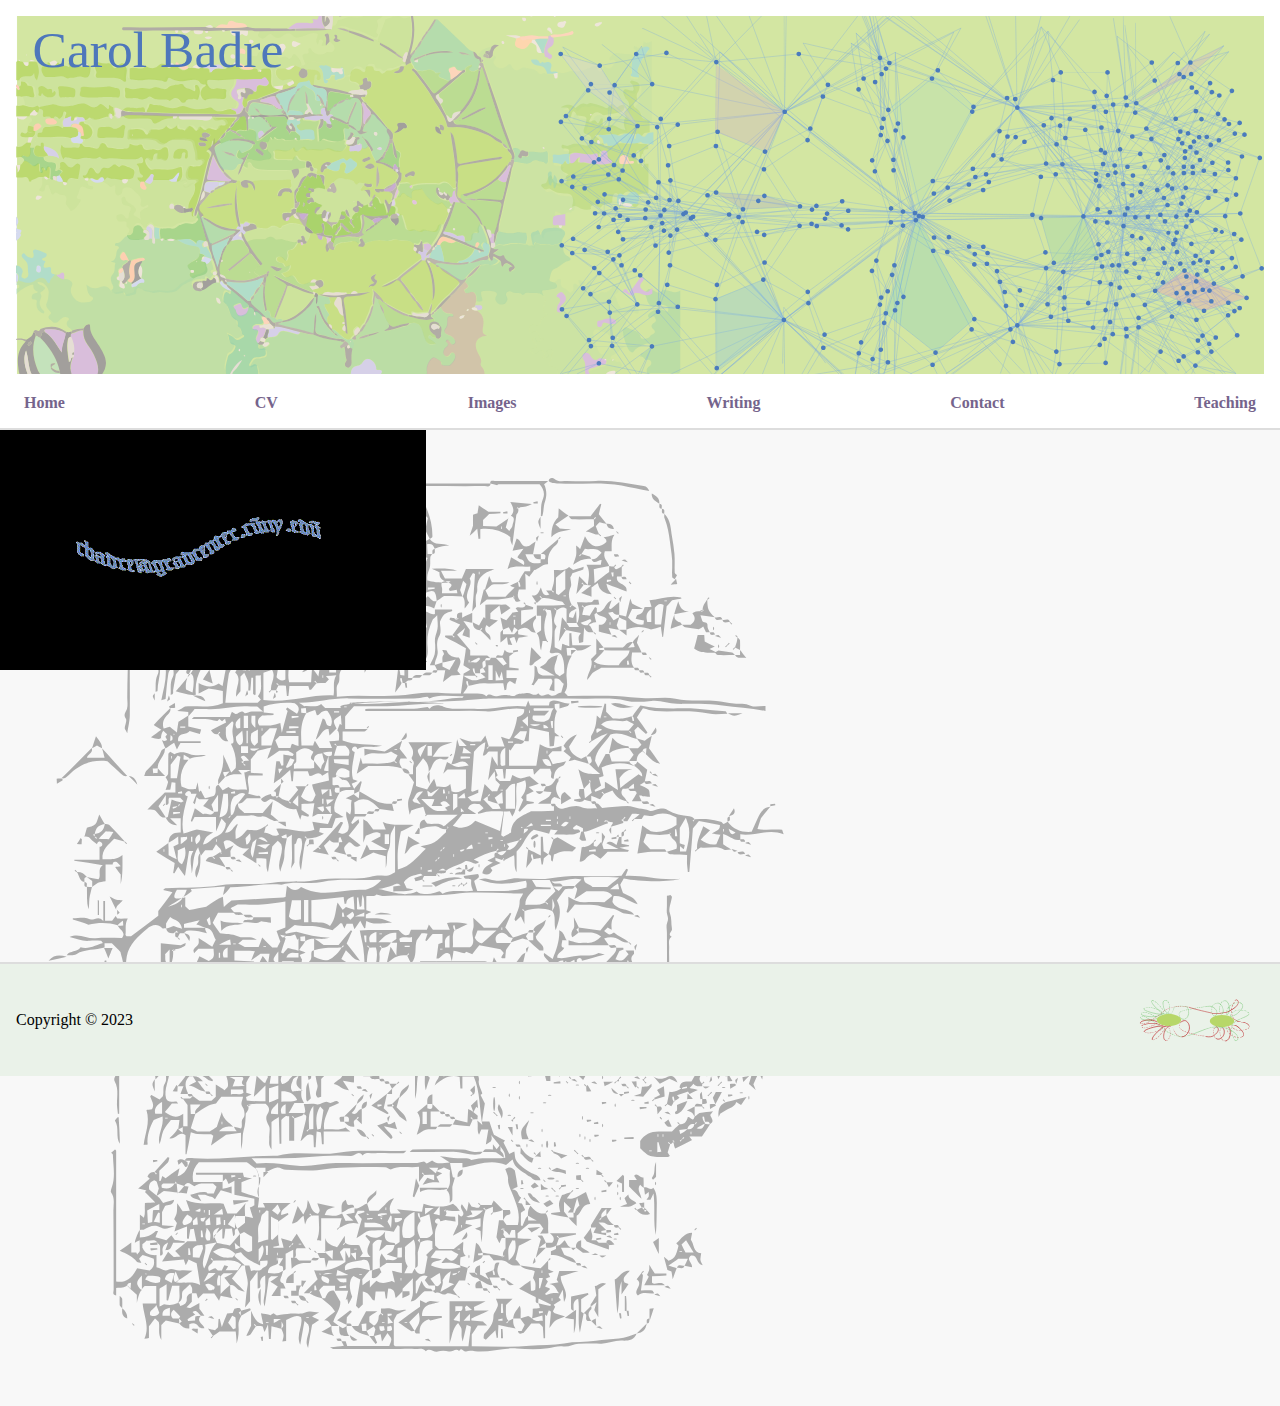
<file: Contact.html>
<!DOCTYPE html>
<html>
<head>
	<link rel="stylesheet" type="text/css" href="style.css">
	<script src="main.js"></script>
	<style>
		main {
			min-height: calc(100vh - 400px); /* Adjust the value as needed */
			display: flex;
			flex-direction: row; /* Changed from column */
			justify-content: flex-start;
			align-items: flex-start;
			position: relative;
		}

		main::before {
			content: "";
			position: absolute;
			top: -40px;
			right: 5px;
			width: 200%; /* Updated this line */
			height: 200%;
			background-image: url('cuneform.svg');
			background-repeat: no-repeat;
			background-position: center;
			background-size: auto 90%; /* Updated this line */
			opacity: 0.3;
			z-index: -1;
		}

		header {
			position: relative;
			z-index: 1;
		}

		footer {
			position: relative;
			z-index: 1;
		}
	</style>	
</head>
<body>
	<header>
		<img src="header.svg" alt="Website Header" />
		<nav id="my-nav">
			<ul>
				<li><a href="index.html">Home</a></li>
				<li><a href="cv.html">CV</a></li>
				<li><a href="Images.html">Images</a></li>
				<li><a href="Writing.html">Writing</a></li>
				<li><a href="Contact.html">Contact</a></li>
				<li><a href="Teaching.html">Teaching</a></li>
			</ul>
		</nav>
	</header>
	<a href="mailto:cbadre@gradcenter.cuny.edu">
		<img src="email.gif" style="float: left; margin-right: 10px;">
	</a>
	<main>
		 
	</main>

	<footer>
		<p>Copyright &copy; 2023</p>
		<img src="surface.svg" alt="Footer Image">
	</footer>
</body>
</html>
</file>
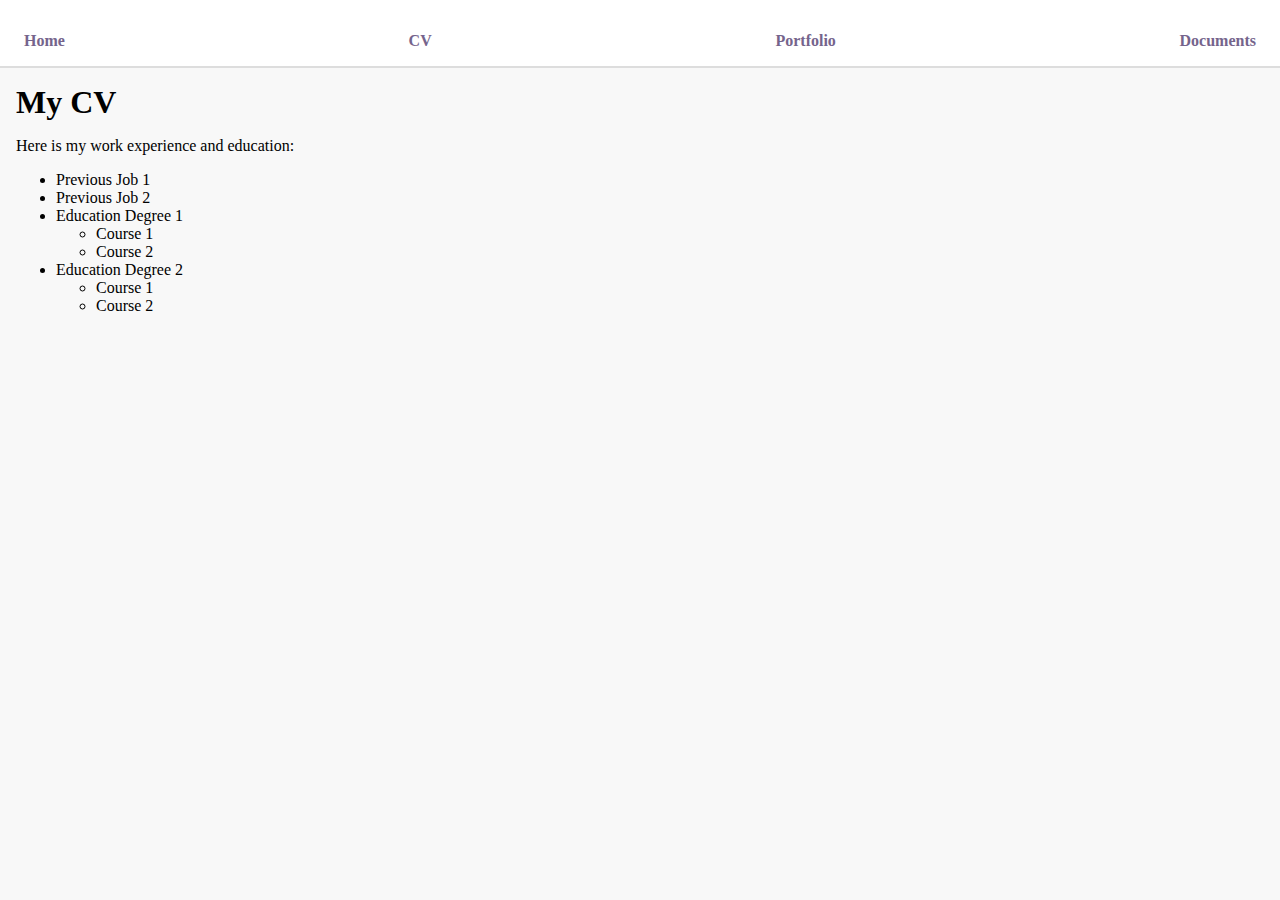
<file: cv.html>
<!DOCTYPE html>
<html>
<head>
	<title>My CV</title>
	<link rel="stylesheet" type="text/css" href="style.css">
</head>
<body>
	<header>
		<nav>
			<ul>
				<li><a href="index.html">Home</a></li>
				<li><a href="cv.html">CV</a></li>
				<li><a href="portfolio.html">Portfolio</a></li>
				<li><a href="documents.html">Documents</a></li>
			</ul>
		</nav>
	</header>
	<main>
		<h1>My CV</h1>
		<p>Here is my work experience and education:</p>
		<ul>
			<li>Previous Job 1</li>
			<li>Previous Job 2</li>
			<li>Education Degree 1</li>
				<ul>
					<li>Course 1</li>
					<li>Course 2</li>
				</ul>
			<li>Education Degree 2</li>
				<ul>
					<li>Course 1</li>
					<li>Course 2</li>
				</ul>
		</ul>
	</main>
</body>
</html>
</file>
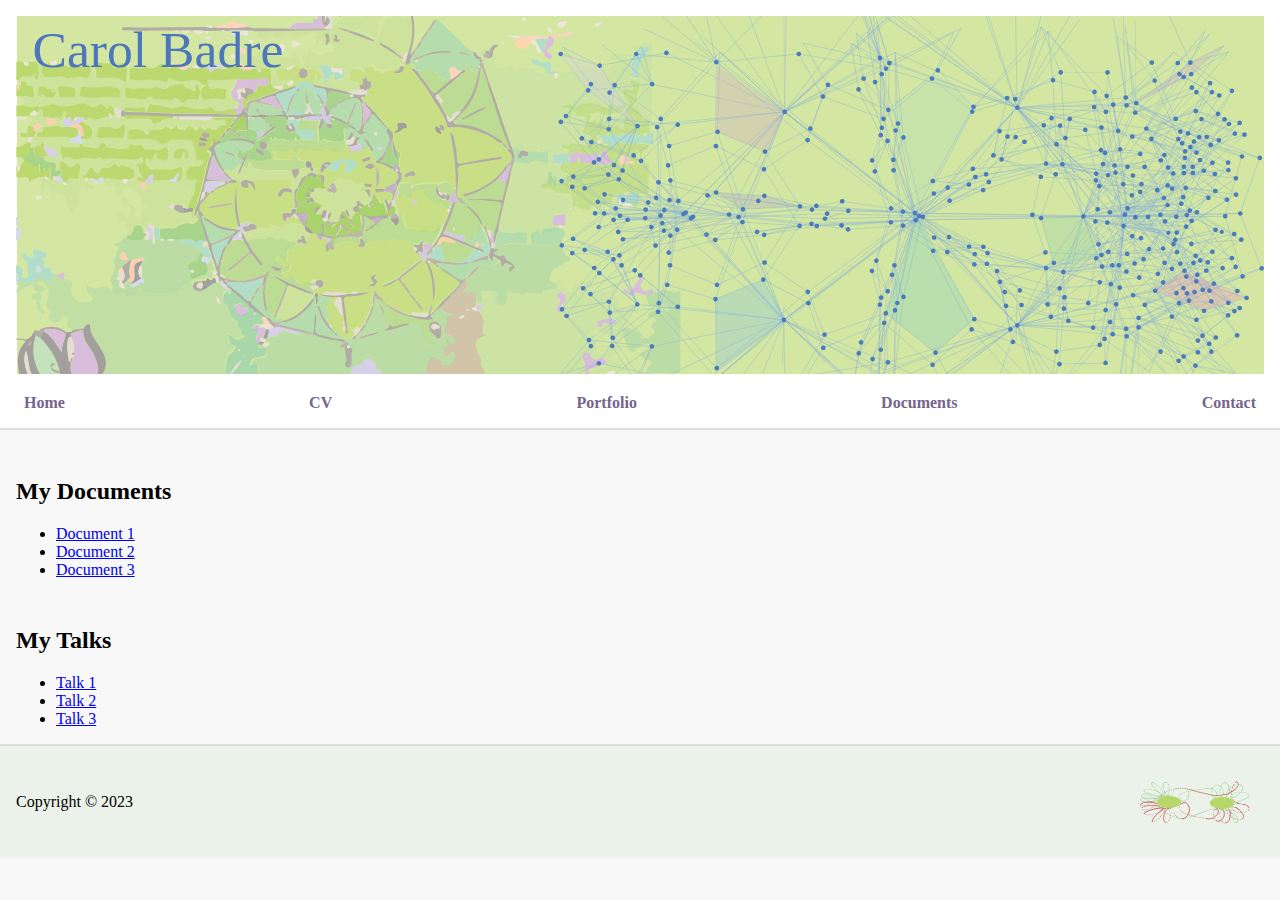
<file: documents.html>
<!DOCTYPE html>
<html>
<head>
	<title>My Documents and Talks</title>
	<meta charset="utf-8">
	<meta name="viewport" content="width=device-width, initial-scale=1.0">
	<link rel="stylesheet" type="text/css" href="style.css">
	<script src="main.js"></script>
</head>
<body>
	<header>
		<img src="header.svg" alt="Website Header" />
		<nav>
			<ul>
				<li><a href="index.html">Home</a></li>
				<li><a href="cv.html">CV</a></li>
				<li><a href="portfolio.html">Portfolio</a></li>
				<li><a href="documents.html">Documents</a></li>
				<li><a href="Contact.html">Contact</a></li>
			</ul>
		</nav>
	</header>
	
	<main>
		<h2>My Documents</h2>
		<ul>
			<li><a href="#">Document 1</a></li>
			<li><a href="#">Document 2</a></li>
			<li><a href="#">Document 3</a></li>
		</ul>
		
		<h2>My Talks</h2>
		<ul>
			<li><a href="#">Talk 1</a></li>
			<li><a href="#">Talk 2</a></li>
			<li><a href="#">Talk 3</a></li>
		</ul>
	</main>
	
	<footer>
		<p>Copyright © 2023</p>
		<img src="surface.svg" alt="Footer Image">

	</footer>
</body>
</html>
</file>
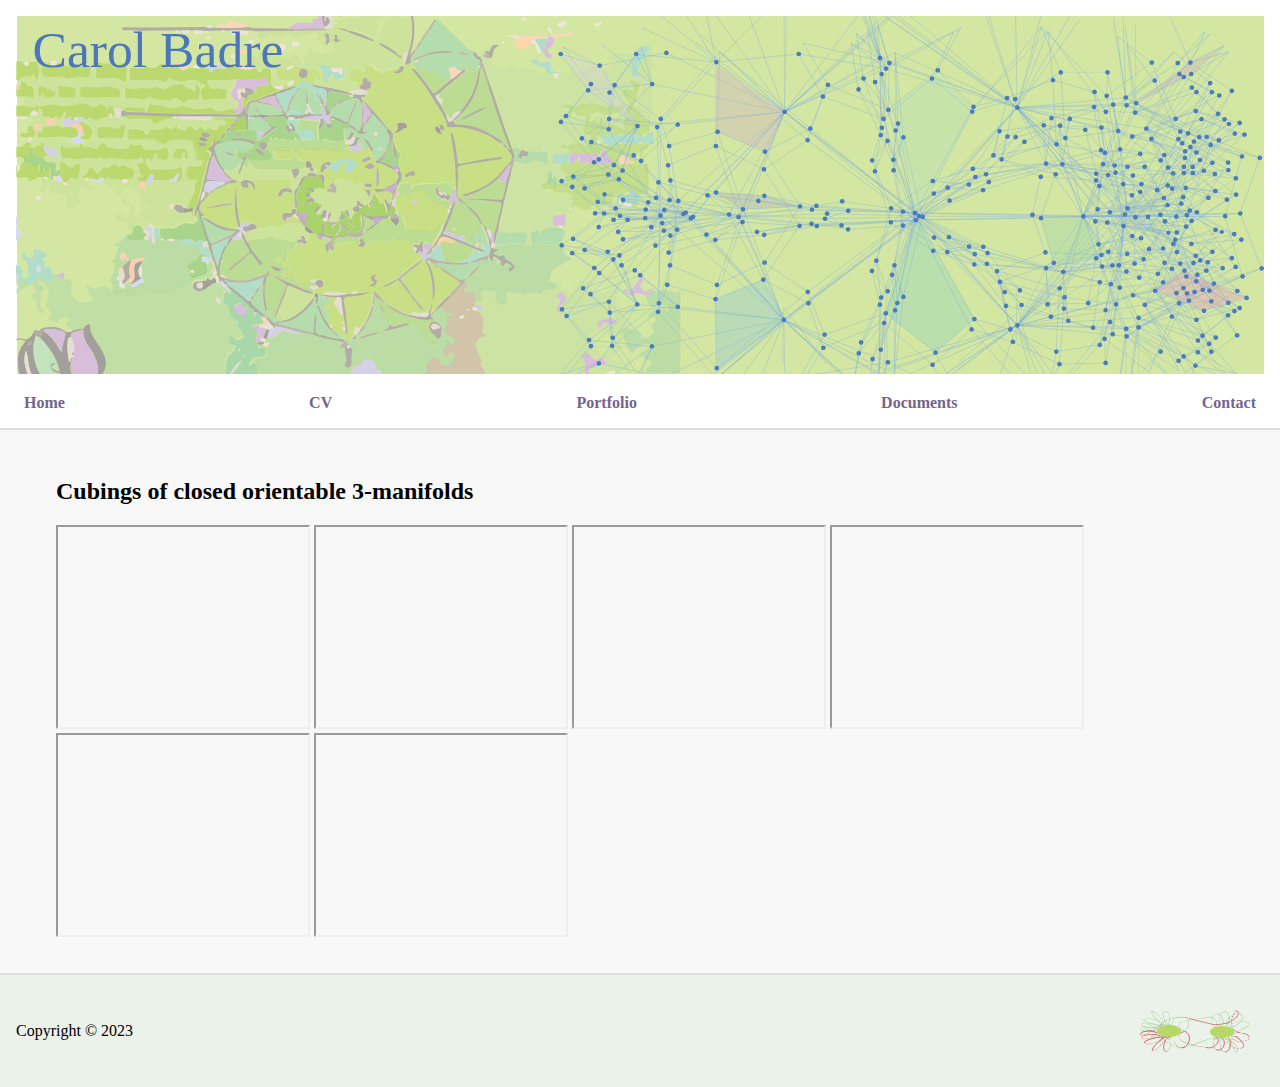
<file: portfolio.html>
<!DOCTYPE html>
<html>
<head>
	<title>My Portfolio</title>
	<link rel="stylesheet" type="text/css" href="style.css">
	<script src="main.js"></script>
</head>
<body>
	<header>
		<img src="header.svg" alt="Website Header">
		<nav id="my-nav">
			<ul>
				<li><a href="index.html">Home</a></li>
				<li><a href="cv.html">CV</a></li>
				<li><a href="portfolio.html">Portfolio</a></li>
				<li><a href="documents.html">Documents</a></li>
				<li><a href="Contact.html">Contact</a></li>
			</ul>
		</nav>
	</header>
<main>
  <ul>
    <section class="pdf-preview">
      <h2>Cubings of closed orientable 3-manifolds</h2>
    <div class="pdf-grid">
    	<a href="cubing_connect_SFS_S3_D40.pdf" target="_blank"><iframe src="cubing_connect_SFS_S3_D40.pdf" width="250" height="200"></iframe></a>
    	<a href="cubing_connect_SFS_S3_D56.pdf" target="_blank"><iframe src="cubing_connect_SFS_S3_D56.pdf" width="250" height="200"></iframe></a>
    	<a href="cubing_connect_sum_rp3.pdf" target="_blank"><iframe src="cubing_connect_sum_rp3.pdf" width="250" height="200"></iframe></a>
    	<a href="cubing_rp3.pdf" target="_blank"><iframe src="cubing_rp3.pdf" width="250" height="200"></iframe></a>
    	<a href="cubing_S2_times_S1.pdf" target="_blank"><iframe src="cubing_S2_times_S1.pdf" width="250" height="200"></iframe></a>
    	<a href="cubing_SFS_3132.pdf" target="_blank"><iframe src="cubing_SFS_3132.pdf" width="250" height="200"></iframe></a>
    </div>
    </section>
  </ul>
</main>
</body>
<footer>
		<p>Copyright © 2023</p>
		<img src="surface.svg" alt="Footer Image">

	</footer>
</body>
</html>
</file>
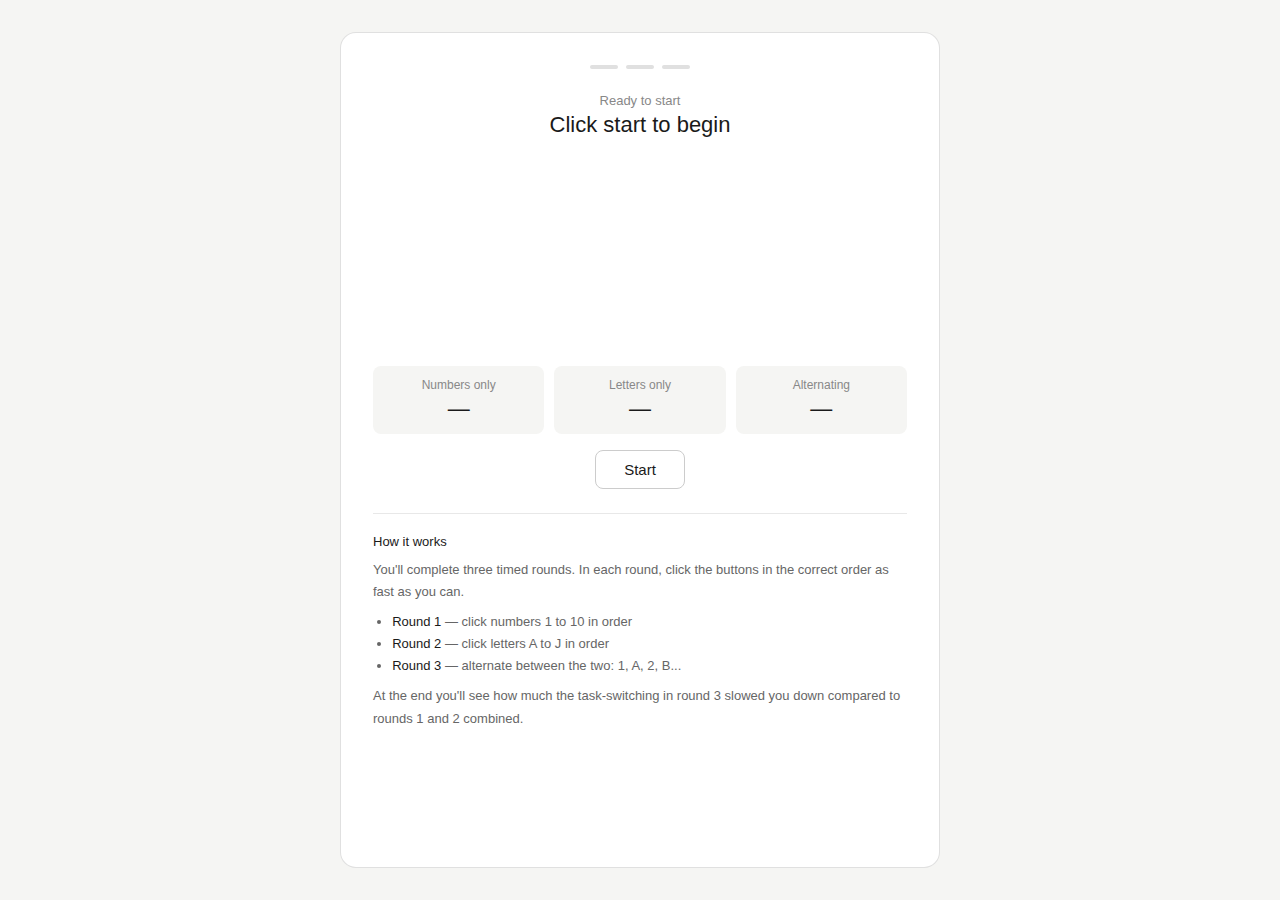
<file: switch.html>
<!DOCTYPE html>
<html lang="en">
<head>
  <meta charset="UTF-8" />
  <meta name="viewport" content="width=device-width, initial-scale=1.0" />
  <title>Task switching demo</title>
  <style>
    *, *::before, *::after { box-sizing: border-box; margin: 0; padding: 0; }

    body {
      font-family: -apple-system, BlinkMacSystemFont, "Segoe UI", Roboto, sans-serif;
      background: #f5f5f3;
      color: #1a1a1a;
      display: flex;
      justify-content: center;
      padding: 2rem 1rem;
      min-height: 100vh;
    }

    .card {
      background: #ffffff;
      border-radius: 16px;
      border: 0.5px solid rgba(0,0,0,0.12);
      padding: 2rem;
      width: 100%;
      max-width: 600px;
    }

    .phase-indicator {
      display: flex;
      gap: 8px;
      justify-content: center;
      margin-bottom: 1.5rem;
    }

    .pip {
      width: 28px;
      height: 4px;
      border-radius: 2px;
      background: #e0e0e0;
    }
    .pip.active { background: #378ADD; }
    .pip.done   { background: #639922; }

    .phase-label {
      font-size: 13px;
      color: #888;
      text-align: center;
      margin-bottom: 4px;
    }

    .prompt {
      font-size: 22px;
      font-weight: 500;
      text-align: center;
      color: #1a1a1a;
      min-height: 32px;
    }

    #msg {
      font-size: 14px;
      color: #888;
      text-align: center;
      margin-top: 6px;
      min-height: 20px;
    }

    #btn-area {
      min-height: 148px;
      margin: 1.5rem 0;
    }

    .row-label {
      font-size: 11px;
      color: #aaa;
      text-align: center;
      margin-bottom: 4px;
      letter-spacing: 0.04em;
      text-transform: lowercase;
    }

    .btn-row {
      display: flex;
      flex-wrap: wrap;
      gap: 8px;
      justify-content: center;
      margin-bottom: 8px;
    }

    .row-divider {
      border: none;
      border-top: 0.5px solid #e8e8e8;
      margin: 4px 0 10px;
    }

    .target-btn {
      width: 60px;
      height: 60px;
      border-radius: 8px;
      border: 0.5px solid #ccc;
      background: #fff;
      font-size: 20px;
      font-weight: 500;
      cursor: pointer;
      color: #1a1a1a;
      transition: transform 0.08s;
    }
    .target-btn:hover { background: #f5f5f3; }
    .target-btn.correct { background: #EAF3DE; color: #27500A; border-color: #97C459; }
    .target-btn.wrong   { background: #FCEBEB; color: #791F1F; border-color: #F09595; }
    .target-btn.next    { background: #fff; color: #1a1a1a; border-color: #ccc; }

    .stat-row {
      display: grid;
      grid-template-columns: repeat(3, 1fr);
      gap: 10px;
      margin-top: 1.5rem;
    }

    .stat {
      background: #f5f5f3;
      border-radius: 8px;
      padding: 12px;
      text-align: center;
    }
    .stat-label { font-size: 12px; color: #888; margin-bottom: 4px; }
    .stat-val   { font-size: 22px; font-weight: 500; color: #1a1a1a; }

    .results-box {
      border: 0.5px solid #e0e0e0;
      border-radius: 12px;
      padding: 1.25rem;
      margin-top: 1rem;
    }

    .results-title {
      font-size: 14px;
      font-weight: 500;
      margin-bottom: 10px;
      color: #1a1a1a;
    }

    .result-row {
      display: flex;
      align-items: center;
      gap: 10px;
      margin-bottom: 10px;
    }
    .result-name { font-size: 13px; color: #888; width: 100px; flex-shrink: 0; }
    .result-time { font-size: 14px; font-weight: 500; width: 52px; flex-shrink: 0; color: #1a1a1a; }
    .bar-wrap    { flex: 1; height: 10px; background: #f0f0f0; border-radius: 5px; overflow: hidden; }
    .bar         { height: 100%; border-radius: 5px; }

    #insight {
      font-size: 13px;
      color: #666;
      margin-top: 10px;
      line-height: 1.6;
    }

    #start-btn {
      display: block;
      margin: 1rem auto 0;
      padding: 10px 28px;
      border-radius: 8px;
      border: 0.5px solid #ccc;
      background: #fff;
      font-size: 15px;
      cursor: pointer;
      color: #1a1a1a;
    }
    #start-btn:hover { background: #f5f5f3; }
  </style>
</head>
<body>
<div class="card">
  <div class="phase-indicator">
    <div class="pip" id="pip0"></div>
    <div class="pip" id="pip1"></div>
    <div class="pip" id="pip2"></div>
  </div>

  <div class="phase-label" id="phase-label">Ready to start</div>
  <div class="prompt" id="prompt">Click start to begin</div>
  <div id="msg"></div>

  <div id="btn-area"></div>

  <div class="stat-row">
    <div class="stat"><div class="stat-label">Numbers only</div><div class="stat-val" id="t0">—</div></div>
    <div class="stat"><div class="stat-label">Letters only</div><div class="stat-val" id="t1">—</div></div>
    <div class="stat"><div class="stat-label">Alternating</div><div class="stat-val" id="t2">—</div></div>
  </div>

  <div id="results-area" style="display:none;" class="results-box">
    <p class="results-title">Your results</p>
    <div id="bars"></div>
    <p id="insight"></p>
  </div>

  <button id="start-btn">Start</button>

  <div id="instructions" style="margin-top: 1.5rem; border-top: 0.5px solid #e8e8e8; padding-top: 1.25rem;">
    <p style="font-size: 13px; font-weight: 500; color: #1a1a1a; margin-bottom: 10px;">How it works</p>
    <p style="font-size: 13px; color: #666; line-height: 1.7; margin-bottom: 8px;">You'll complete three timed rounds. In each round, click the buttons in the correct order as fast as you can.</p>
    <ul style="font-size: 13px; color: #666; line-height: 1.7; padding-left: 1.2rem;">
      <li><span style="font-weight: 500; color: #1a1a1a;">Round 1</span> — click numbers 1 to 10 in order</li>
      <li><span style="font-weight: 500; color: #1a1a1a;">Round 2</span> — click letters A to J in order</li>
      <li><span style="font-weight: 500; color: #1a1a1a;">Round 3</span> — alternate between the two: 1, A, 2, B...</li>
    </ul>
    <p style="font-size: 13px; color: #666; line-height: 1.7; margin-top: 8px;">At the end you'll see how much the task-switching in round 3 slowed you down compared to rounds 1 and 2 combined.</p>
  </div>
</div>

<script>
  const NUMS = ['1','2','3','4','5','6','7','8','9','10'];
  const LETS = ['A','B','C','D','E','F','G','H','I','J'];
  const ALT  = ['1','A','2','B','3','C','4','D','5','E','6','F','7','G','8','H','9','I','10','J'];

  const PHASES = [
    { label: 'Round 1 — click numbers 1 to 10', sequence: NUMS, barColor: '#378ADD' },
    { label: 'Round 2 — click letters A to J',  sequence: LETS, barColor: '#639922' },
    { label: 'Round 3 — alternate: 1, A, 2, B...', sequence: ALT, barColor: '#D85A30' }
  ];

  const NUM_POOL = ['1','2','3','4','5','6','7','8','9','10','11','12'];
  const LET_POOL = ['A','B','C','D','E','F','G','H','I','J','K','L'];

  let phase = -1, idx = 0, startTime = 0;
  let times = [null, null, null], errors = [0, 0, 0];

  function shuffle(arr) { return [...arr].sort(() => Math.random() - 0.5); }
  function isNum(v) { return !isNaN(parseInt(v)); }

  function makeBtn(val, target) {
    const btn = document.createElement('button');
    btn.className = 'target-btn' + (val === target ? ' next' : '');
    btn.textContent = val;
    btn.onclick = () => handleClick(val, btn);
    return btn;
  }

  function renderButtons() {
    const area = document.getElementById('btn-area');
    area.innerHTML = '';
    const target = PHASES[phase].sequence[idx];

    if (phase < 2) {
      const pool = phase === 0 ? [...NUM_POOL] : [...LET_POOL];
      let shuffled = shuffle(pool);
      if (!shuffled.includes(target)) shuffled[0] = target;
      shuffled = shuffle(shuffled);
      const row = document.createElement('div');
      row.className = 'btn-row';
      shuffled.forEach(val => row.appendChild(makeBtn(val, target)));
      area.appendChild(row);
    } else {
      let numPool = shuffle([...NUM_POOL]);
      let letPool = shuffle([...LET_POOL]);
      if (isNum(target) && !numPool.includes(target)) numPool[0] = target;
      if (!isNum(target) && !letPool.includes(target)) letPool[0] = target;
      numPool = shuffle(numPool);
      letPool = shuffle(letPool);

      const numLabel = document.createElement('div');
      numLabel.className = 'row-label';
      numLabel.textContent = 'numbers';

      const numRow = document.createElement('div');
      numRow.className = 'btn-row';
      numPool.forEach(val => numRow.appendChild(makeBtn(val, target)));

      const divider = document.createElement('hr');
      divider.className = 'row-divider';

      const letLabel = document.createElement('div');
      letLabel.className = 'row-label';
      letLabel.textContent = 'letters';

      const letRow = document.createElement('div');
      letRow.className = 'btn-row';
      letPool.forEach(val => letRow.appendChild(makeBtn(val, target)));

      area.appendChild(numLabel);
      area.appendChild(numRow);
      area.appendChild(divider);
      area.appendChild(letLabel);
      area.appendChild(letRow);
    }
  }

  function handleClick(val, btn) {
    const target = PHASES[phase].sequence[idx];
    if (val === target) {
      btn.classList.remove('next');
      btn.classList.add('correct');
      idx++;
      if (idx >= PHASES[phase].sequence.length) {
        times[phase] = ((Date.now() - startTime) / 1000).toFixed(2);
        document.getElementById('t' + phase).textContent = times[phase] + 's';
        finishPhase();
      } else {
        document.getElementById('prompt').textContent = 'Click: ' + PHASES[phase].sequence[idx];
        setTimeout(renderButtons, 120);
      }
    } else {
      errors[phase]++;
      btn.classList.add('wrong');
      document.getElementById('msg').textContent = 'Nope — find ' + target;
      setTimeout(() => { btn.classList.remove('wrong'); document.getElementById('msg').textContent = ''; }, 600);
    }
  }

  function finishPhase() {
    document.getElementById('pip' + phase).classList.remove('active');
    document.getElementById('pip' + phase).classList.add('done');
    document.getElementById('btn-area').innerHTML = '';
    if (phase < 2) {
      document.getElementById('prompt').textContent = 'Nice! Ready for the next round?';
      const sb = document.getElementById('start-btn');
      sb.textContent = phase === 0 ? 'Start round 2 (letters)' : 'Start round 3 (alternating)';
      sb.style.display = 'block';
    } else {
      showResults();
      document.getElementById('start-btn').style.display = 'none';
      document.getElementById('prompt').textContent = 'All done!';
      document.getElementById('phase-label').textContent = 'See your results below';
    }
  }

  function startPhase(n) {
    phase = n; idx = 0; errors[phase] = 0;
    document.getElementById('pip' + phase).classList.add('active');
    document.getElementById('phase-label').textContent = PHASES[phase].label;
    document.getElementById('prompt').textContent = 'Click: ' + PHASES[phase].sequence[0];
    document.getElementById('start-btn').style.display = 'none';
    document.getElementById('msg').textContent = '';
    startTime = Date.now();
    renderButtons();
  }

  function showResults() {
    document.getElementById('results-area').style.display = 'block';
    const t = times.map(Number);
    const maxT = Math.max(...t);
    const colors = ['#378ADD', '#639922', '#D85A30'];
    const names  = ['Numbers only', 'Letters only', 'Alternating'];
    let html = '';
    names.forEach((n, i) => {
      const pct = Math.round((t[i] / maxT) * 100);
      html += `<div class="result-row">
        <span class="result-name">${n}</span>
        <span class="result-time">${t[i].toFixed(2)}s</span>
        <div class="bar-wrap"><div class="bar" style="width:${pct}%;background:${colors[i]};"></div></div>
      </div>`;
    });
    document.getElementById('bars').innerHTML = html;
    const single = t[0] + t[1];
    const pct = Math.abs(Math.round(((t[2] - single) / single) * 100));
    const dir = t[2] > single ? 'slower' : 'faster';
    const e = errors[2];
    document.getElementById('insight').textContent =
      `With search difficulty held constant, alternating took ${t[2].toFixed(2)}s vs ${single.toFixed(2)}s for both single-task rounds combined — about ${pct}% ${dir}${e > 0 ? `, with ${e} error${e > 1 ? 's' : ''}` : ''}. Any gap is now purely the cost of switching rules, not searching a bigger grid.`;
  }

  document.getElementById('start-btn').onclick = () => {
    if (phase < 0) {
      document.getElementById('instructions').style.display = 'none';
      startPhase(0);
    }
    else if (phase === 0) startPhase(1);
    else if (phase === 1) startPhase(2);
  };
</script>
</body>
</html>
</file>
<file: style.css>
body {
	font-family: "Linux Libertine", serif;
	margin: 0;
	padding: 0;
	background-color: #f8f8f8;
}

header {
	background-color: #fff;
	border-bottom: 2px solid #ddd;
	padding: 1em;
}

h1 {
	margin: 0;
}

nav {
  margin-top: 1em;
}

nav ul {
  list-style-type: none;
  margin: 0;
  padding: 0;
  display: flex;
  justify-content: space-between;
}

nav li {
  display: inline-block;
  margin-right: 1em;
}

nav li:last-child {
  margin-right: 0;
}

nav a {
  color: #75648c;
  text-decoration: none;
  font-weight: bold;
  padding: 0.5em;
}


main {
	margin: 1em;
}

h2 {
	margin-top: 2em;
}

section {
	margin-bottom: 2em;
}

footer {
  display: flex;
  align-items: center;
  justify-content: space-between;
  background-color: #eaf2e9;
  padding: 1em;
  text-align: center;
  border-top: 2px solid #ddd;
  position: relative;
  height: 80px; /* Set the height of the footer to accommodate the image */
}

footer p {
  margin: 0;
}

footer img {
  height: 60px; /* Set the height of the image */
  width: auto; /* Allow the width to adjust proportionally to the height */
  margin: 5px; /* Add some margin to the image */
}


@media only screen and (max-width: 600px) {
	nav ul {
		flex-direction: column;
		align-items: center;
	}

	nav li {/* Reset default styles */
* {
  box-sizing: border-box;
  margin: 0;
  padding: 0;
}

/* Apply styles to page elements */
body {
  font-family: "Linux Libertine", serif;
  background-color: #f8f8f8;
}

header {
  background-color: #fff;
  border-bottom: 2px solid #ddd;
  padding: 1em;
}

h1 {
  margin: 0;
}

nav {
  margin-top: 1em;
}

nav ul {
  list-style-type: none;
  margin: 0;
  padding: 0;
  display: flex;
  justify-content: space-between;
}

nav li {
  display: inline-block;
  margin-right: 1em;
}

nav li:last-child {
  margin-right: 0;
}

nav a {
  color: #75648c;
  text-decoration: none;
  font-weight: bold;
  padding: 0.5em;
}

main {
  margin: 1em;
}

h2 {
  margin-top: 2em;
}

section {
  margin-bottom: 2em;
}

footer {
  display: flex;
  align-items: center;
  justify-content: space-between;
  background-color: #eaf2e9;
  padding: 1em;
  text-align: center;
  border-top: 2px solid #ddd;
  position: relative;
  height: 80px; /* Set the height of the footer to accommodate the image */
}

footer p {
  margin: 0;
}

footer img {
  height: 80px; /* Set the height of the image */
  width: auto; /* Allow the width to adjust proportionally to the height */
  margin: 5px; /* Add some margin to the image */
}

/* Media query for screens smaller than 600px */
@media only screen and (max-width: 600px) {
  nav ul {
    flex-direction: column;
    align-items: center;
  }

  nav li {
    margin: 0.5em 0;
  }

  nav li:last-child {
    margin-bottom: 1em;
  }
}

/* Media query for screens larger than 600px */
@media only screen and (min-width: 601px) {
  nav ul {
    flex-direction: row;
    align-items: center;
  }

  nav li {
    margin: 0 1em;
  }

  nav li:last-child {
    margin-right: 0;
  }
}

		margin: 0.5em 0;
	}

	nav li:last-child {
		margin-bottom: 1em;
	}
}
</file>
